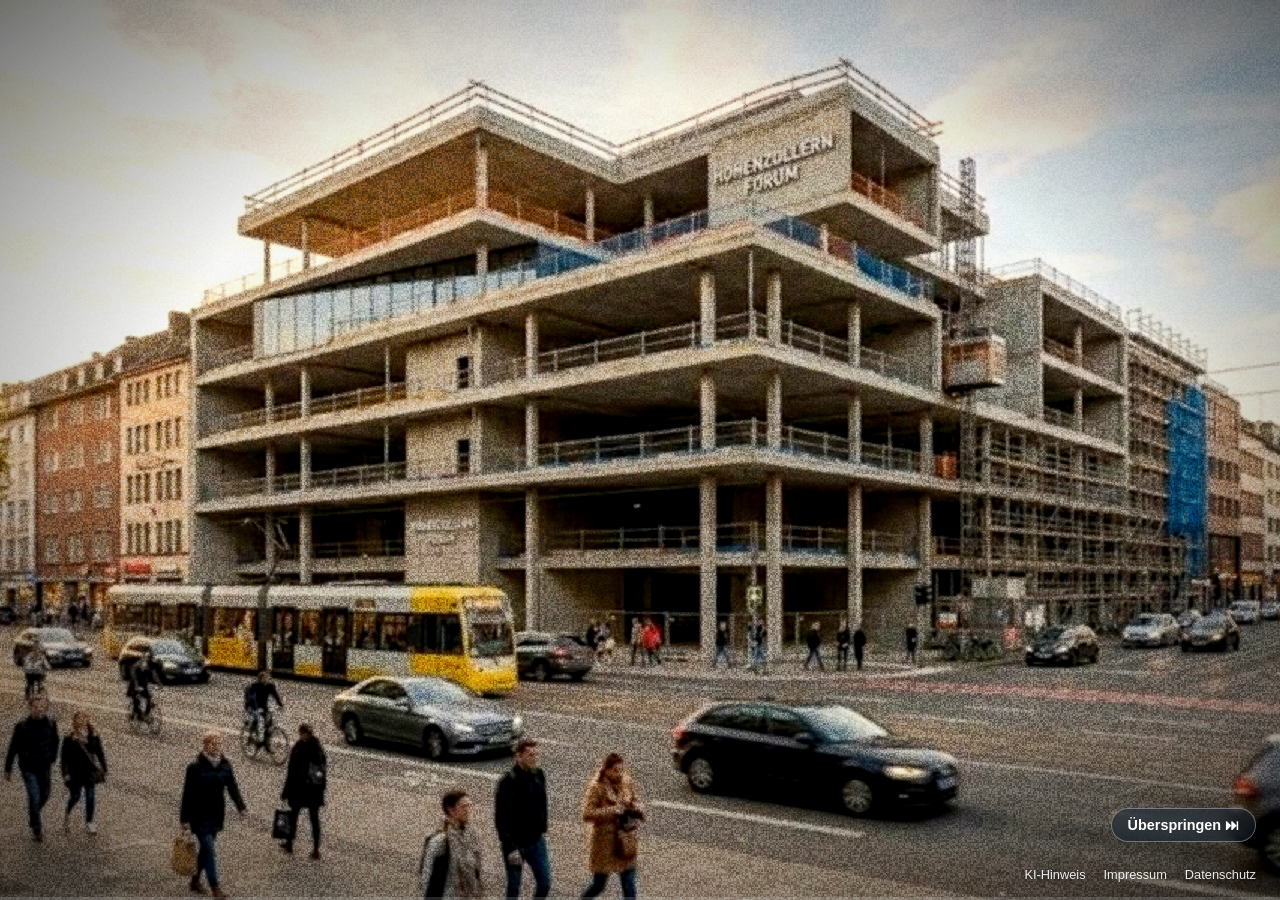
<file: index.html>
<!DOCTYPE html>
<html lang="de">
<head>
  <meta charset="utf-8">
  <meta name="viewport" content="width=device-width, initial-scale=1, viewport-fit=cover">
  <title>BS Solutions UG (haftungsbeschränkt)</title>
  <meta name="description" content="BS Solutions – Software für Einsatzplanung und Bestandssanierung: myDispo & Bestandsprofi.">
  <meta property="og:image" content="Public/web/hero.jpg">
  <link rel="icon" type="image/png" href="Public/web/favicon-64.png?v=2026110705">
  <link rel="apple-touch-icon" href="Public/web/apple-touch-icon.png?v=2026110705">
  <link rel="preload" as="image" href="Public/web/hero.jpg?v=2026110705">
  <link rel="stylesheet" href="hero.css?v=2026110811">
</head>
<body>
  <main class="stage" id="stage">

    <!-- Schluss-Szene: Hero-Video (liegt unter dem Film, wird weich eingeblendet; danach startet der Film von vorn) -->
    <video class="hero-image" id="heroVideo" muted playsinline preload="auto" poster="Public/web/hero.jpg?v=2026110705"
           aria-label="BS Solutions – Team arbeitet gemeinsam an einem digitalen Dashboard">
      <source src="Public/BS%20Solutions%20hero_Video_original.mp4?v=2026110705" type="video/mp4">
    </video>

    <!-- Film: fünf Clips, die mit Pixel-Übergang ineinander übergehen (Reihenfolge/Längen in hero.js) -->
    <div class="film" id="film">
      <video class="clip is-active" id="clipA" muted playsinline preload="auto" poster="Public/web/bestand-poster.jpg?v=2026110705">
        <source src="Public/bg-video.mp4?v=2026110705" type="video/mp4">
      </video>
      <video class="clip" id="clipB" muted playsinline preload="auto" poster="Public/web/buero-poster.jpg?v=2026110705">
        <source src="Public/BS%20Buero_Video_original.mp4?v=2026110705" type="video/mp4">
      </video>
      <video class="clip" id="clipC" muted playsinline preload="auto" poster="Public/web/bss-poster.jpg?v=2026110705">
        <source src="Public/BSS%20Video_original.mp4?v=2026110705" type="video/mp4">
      </video>
      <video class="clip" id="clipD" muted playsinline preload="auto" poster="Public/web/future-poster.jpg?v=2026110705">
        <source src="Public/BS%20Future_Video_original.mp4?v=2026110705" type="video/mp4">
      </video>
      <video class="clip" id="clipE" muted playsinline preload="auto" poster="Public/web/mydispo-kurz-poster.jpg?v=2026110801">
        <source src="Public/myDispo_Film_kurz.mp4?v=2026110801" type="video/mp4">
      </video>
      <!-- Produkt-Logos (freigestellt): blenden mittig ein und wieder aus, sobald ihr Clip läuft – Animation per CSS -->
      <div class="clip-title clip-title--bestandsprofi" aria-hidden="true">
        <img src="Public/web/logo-bestandsprofi-hell.png?v=2026110804" alt="">
      </div>
      <div class="clip-title clip-title--mydispo" aria-hidden="true">
        <img src="Public/web/logo-mydispo-hell.png?v=2026110805" alt="">
      </div>
      <!-- Film-Look: Pixel-Glitch, Korn, Kratzer, Flackern, Vignette -->
      <canvas class="pixel-fx" id="pixelFx" aria-hidden="true"></canvas>
      <div class="fx grain" id="grain" aria-hidden="true"></div>
      <div class="fx scratches" aria-hidden="true"></div>
      <div class="fx flicker" aria-hidden="true"></div>
      <div class="fx vignette" aria-hidden="true"></div>
    </div>

    <!-- Hochformat: dunkler Verlauf unten, verdeckt den im Video eingebrannten (dort abgeschnittenen) Schriftzug -->
    <div class="mobile-shade" aria-hidden="true"></div>

    <!-- Claim: im Querformat steckt er im Video, im Hochformat wird er als Text gezeigt -->
    <h1 class="claim">Wir entwickeln <span>Software-Lösungen</span></h1>

    <!-- weicher Lichtschleier beim Übergang -->
    <div class="veil" aria-hidden="true"></div>

    <!-- Logo-Leiste (erscheint nach dem Film; freigestellte Logos) -->
    <nav class="logo-bar" id="logoBar" aria-label="Unsere Produkte">
      <a href="https://mydispo.cloud" class="logo-chip" target="_blank" rel="noopener">
        <img src="Public/web/logo-mydispo-hell.png?v=2026110805" alt="myDispo – Alltagsbegleitung und Einsatzplanung">
      </a>
      <a href="https://bestandsprofi.de" class="logo-chip" target="_blank" rel="noopener">
        <img src="Public/web/logo-bestandsprofi-hell.png?v=2026110805" alt="Bestandsprofi – Sanierungssoftware">
      </a>
    </nav>

    <!-- Steuerung während des Films -->
    <div class="film-controls" id="filmControls">
      <button type="button" class="ctrl" id="skipBtn">Überspringen ⏭</button>
    </div>
    <div class="progress" id="progress"><span id="progressBar"></span></div>

    <!-- Fallback, falls Autoplay blockiert ist -->
    <button type="button" class="start-btn" id="startBtn" hidden>▶ Film starten</button>

    <!-- Nach dem Film -->
    <div class="end-ui" id="endUi">
      <button type="button" class="ctrl" id="replayBtn">↻ Film von vorn</button>
    </div>

    <!-- immer sichtbar: Pflichtlinks; KI-Kennzeichnung (EU AI Act Art. 50) steht in Datenschutz/Impressum, nicht auf dem Video -->
    <footer class="footer-bar">
      <nav class="legal-links">
        <a href="datenschutz.html#ki-hinweis">KI-Hinweis</a>
        <a href="impressum.html">Impressum</a>
        <a href="datenschutz.html">Datenschutz</a>
      </nav>
    </footer>
  </main>

  <script src="hero.js?v=2026110811"></script>
</body>
</html>
</file>
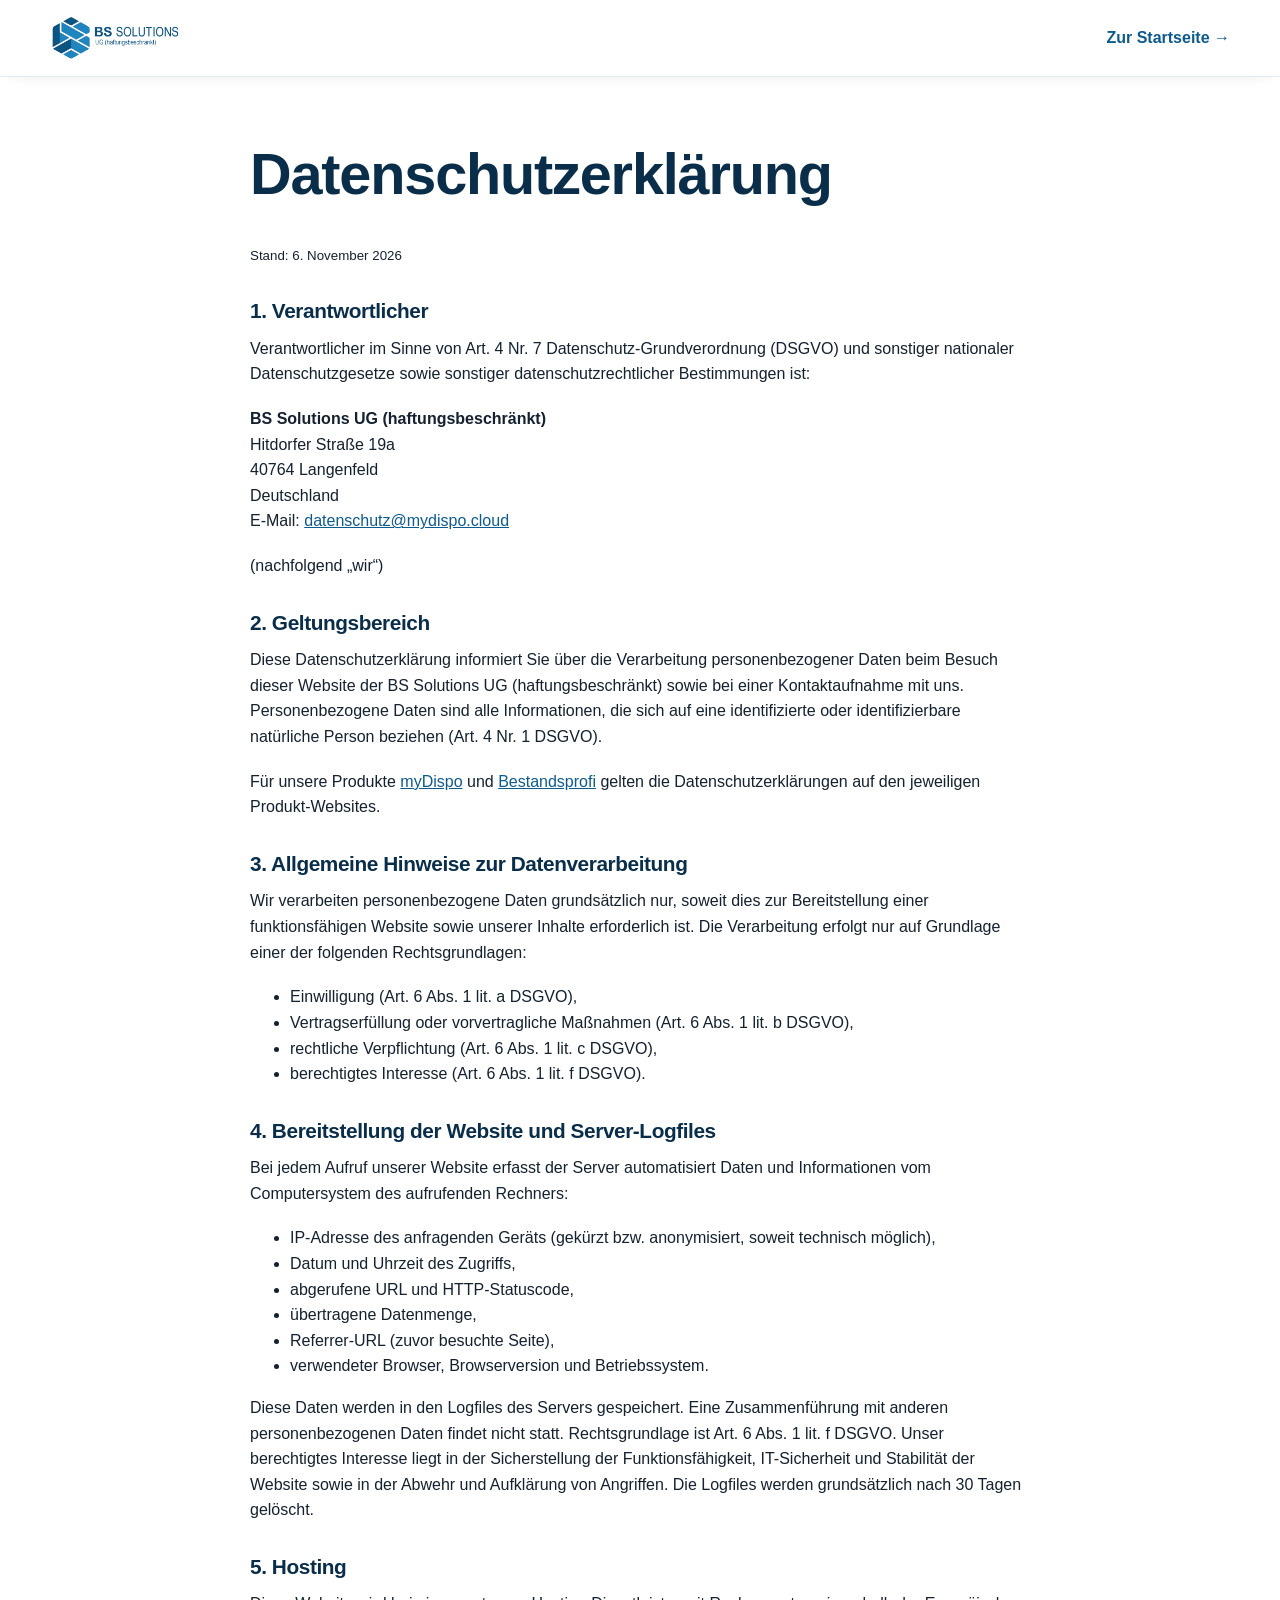
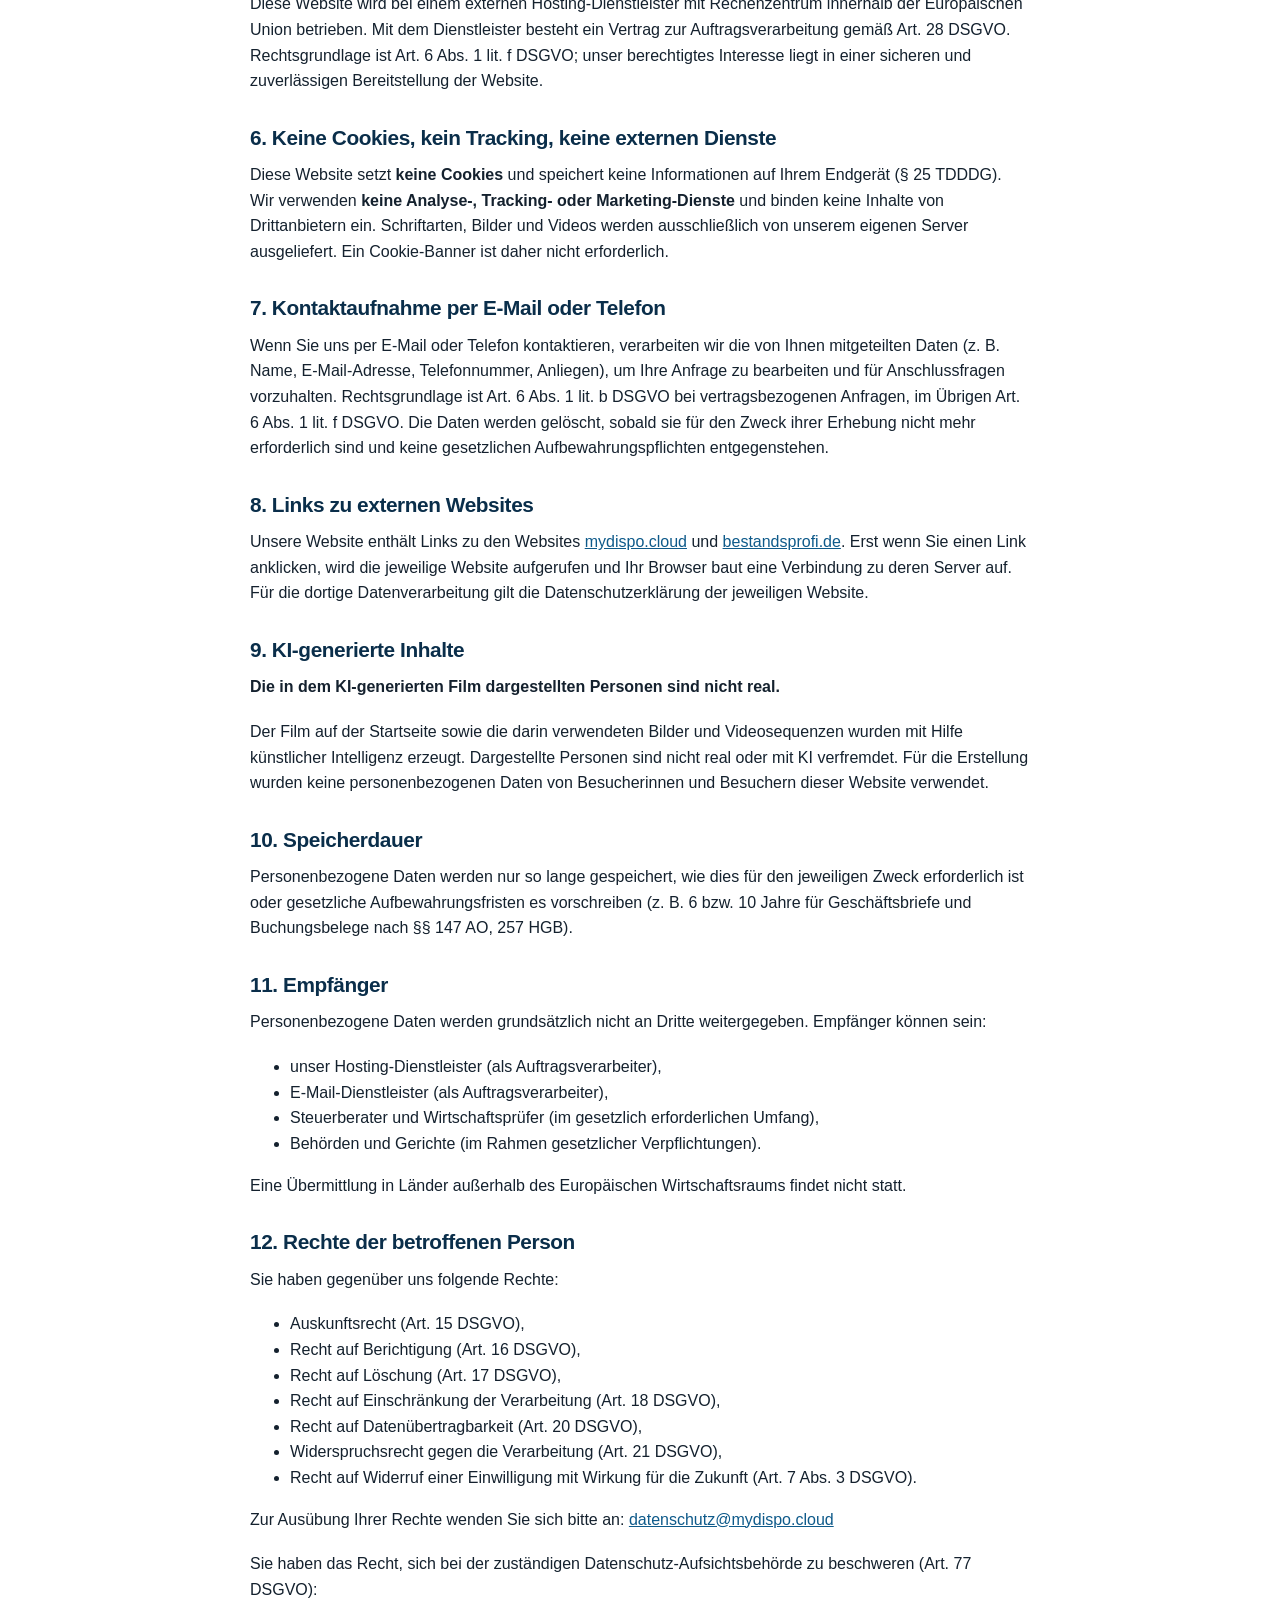
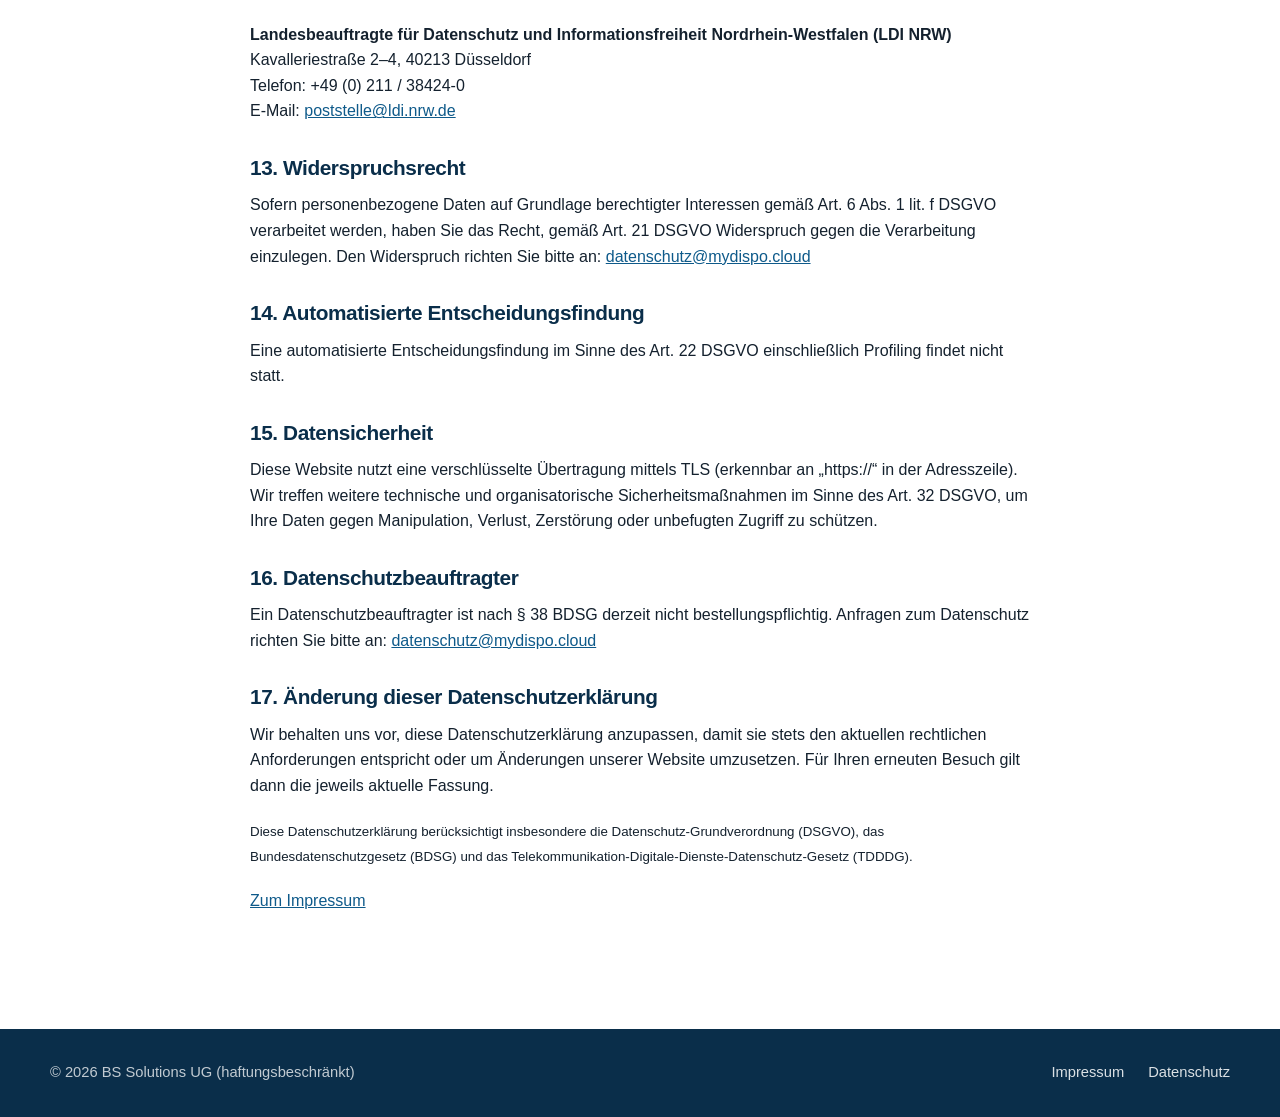
<file: datenschutz.html>
<!DOCTYPE html>
<html lang="de">
<head>
  <meta charset="utf-8">
  <meta name="viewport" content="width=device-width, initial-scale=1">
  <title>Datenschutzerklärung – BS Solutions UG (haftungsbeschränkt)</title>
  <meta name="description" content="Datenschutzerklärung der Website der BS Solutions UG (haftungsbeschränkt), Langenfeld.">
  <link rel="icon" type="image/png" href="Public/web/favicon-64.png">
  <link rel="stylesheet" href="styles.css">
</head>
<body>
  <header class="site-header scrolled">
    <div class="container header-inner">
      <a href="index.html" class="brand"><img src="Public/web/logo-bss.png" alt="BS Solutions UG (haftungsbeschränkt)" width="500" height="180"></a>
      <a href="index.html" class="link-arrow">Zur Startseite</a>
    </div>
  </header>

  <main class="legal">
    <div class="container">
      <h1>Datenschutzerklärung</h1>
      <p><small>Stand: 6. November 2026</small></p>

      <h2>1. Verantwortlicher</h2>
      <p>
        Verantwortlicher im Sinne von Art. 4 Nr. 7 Datenschutz-Grundverordnung (DSGVO) und sonstiger
        nationaler Datenschutzgesetze sowie sonstiger datenschutzrechtlicher Bestimmungen ist:
      </p>
      <p>
        <strong>BS Solutions UG (haftungsbeschränkt)</strong><br>
        Hitdorfer Straße 19a<br>
        40764 Langenfeld<br>
        Deutschland<br>
        E-Mail: <a href="mailto:datenschutz@mydispo.cloud">datenschutz@mydispo.cloud</a>
      </p>
      <p>(nachfolgend „wir“)</p>

      <h2>2. Geltungsbereich</h2>
      <p>
        Diese Datenschutzerklärung informiert Sie über die Verarbeitung personenbezogener Daten beim Besuch
        dieser Website der BS Solutions UG (haftungsbeschränkt) sowie bei einer Kontaktaufnahme mit uns.
        Personenbezogene Daten sind alle Informationen, die sich auf eine identifizierte oder identifizierbare
        natürliche Person beziehen (Art. 4 Nr. 1 DSGVO).
      </p>
      <p>
        Für unsere Produkte <a href="https://mydispo.cloud" target="_blank" rel="noopener">myDispo</a> und
        <a href="https://bestandsprofi.de" target="_blank" rel="noopener">Bestandsprofi</a> gelten die
        Datenschutzerklärungen auf den jeweiligen Produkt-Websites.
      </p>

      <h2>3. Allgemeine Hinweise zur Datenverarbeitung</h2>
      <p>
        Wir verarbeiten personenbezogene Daten grundsätzlich nur, soweit dies zur Bereitstellung einer
        funktionsfähigen Website sowie unserer Inhalte erforderlich ist. Die Verarbeitung erfolgt nur auf
        Grundlage einer der folgenden Rechtsgrundlagen:
      </p>
      <ul>
        <li>Einwilligung (Art. 6 Abs. 1 lit. a DSGVO),</li>
        <li>Vertragserfüllung oder vorvertragliche Maßnahmen (Art. 6 Abs. 1 lit. b DSGVO),</li>
        <li>rechtliche Verpflichtung (Art. 6 Abs. 1 lit. c DSGVO),</li>
        <li>berechtigtes Interesse (Art. 6 Abs. 1 lit. f DSGVO).</li>
      </ul>

      <h2>4. Bereitstellung der Website und Server-Logfiles</h2>
      <p>
        Bei jedem Aufruf unserer Website erfasst der Server automatisiert Daten und Informationen vom
        Computersystem des aufrufenden Rechners:
      </p>
      <ul>
        <li>IP-Adresse des anfragenden Geräts (gekürzt bzw. anonymisiert, soweit technisch möglich),</li>
        <li>Datum und Uhrzeit des Zugriffs,</li>
        <li>abgerufene URL und HTTP-Statuscode,</li>
        <li>übertragene Datenmenge,</li>
        <li>Referrer-URL (zuvor besuchte Seite),</li>
        <li>verwendeter Browser, Browserversion und Betriebssystem.</li>
      </ul>
      <p>
        Diese Daten werden in den Logfiles des Servers gespeichert. Eine Zusammenführung mit anderen
        personenbezogenen Daten findet nicht statt. Rechtsgrundlage ist Art. 6 Abs. 1 lit. f DSGVO. Unser
        berechtigtes Interesse liegt in der Sicherstellung der Funktionsfähigkeit, IT-Sicherheit und Stabilität
        der Website sowie in der Abwehr und Aufklärung von Angriffen. Die Logfiles werden grundsätzlich nach
        30 Tagen gelöscht.
      </p>

      <h2>5. Hosting</h2>
      <p>
        Diese Website wird bei einem externen Hosting-Dienstleister mit Rechenzentrum innerhalb der
        Europäischen Union betrieben. Mit dem Dienstleister besteht ein Vertrag zur Auftragsverarbeitung gemäß
        Art. 28 DSGVO. Rechtsgrundlage ist Art. 6 Abs. 1 lit. f DSGVO; unser berechtigtes Interesse liegt in
        einer sicheren und zuverlässigen Bereitstellung der Website.
      </p>

      <h2>6. Keine Cookies, kein Tracking, keine externen Dienste</h2>
      <p>
        Diese Website setzt <strong>keine Cookies</strong> und speichert keine Informationen auf Ihrem
        Endgerät (§ 25 TDDDG). Wir verwenden <strong>keine Analyse-, Tracking- oder Marketing-Dienste</strong>
        und binden keine Inhalte von Drittanbietern ein. Schriftarten, Bilder und Videos werden ausschließlich
        von unserem eigenen Server ausgeliefert. Ein Cookie-Banner ist daher nicht erforderlich.
      </p>

      <h2>7. Kontaktaufnahme per E-Mail oder Telefon</h2>
      <p>
        Wenn Sie uns per E-Mail oder Telefon kontaktieren, verarbeiten wir die von Ihnen mitgeteilten Daten
        (z.&nbsp;B. Name, E-Mail-Adresse, Telefonnummer, Anliegen), um Ihre Anfrage zu bearbeiten und für
        Anschlussfragen vorzuhalten. Rechtsgrundlage ist Art. 6 Abs. 1 lit. b DSGVO bei vertragsbezogenen
        Anfragen, im Übrigen Art. 6 Abs. 1 lit. f DSGVO. Die Daten werden gelöscht, sobald sie für den Zweck
        ihrer Erhebung nicht mehr erforderlich sind und keine gesetzlichen Aufbewahrungspflichten entgegenstehen.
      </p>

      <h2>8. Links zu externen Websites</h2>
      <p>
        Unsere Website enthält Links zu den Websites <a href="https://mydispo.cloud" target="_blank" rel="noopener">mydispo.cloud</a>
        und <a href="https://bestandsprofi.de" target="_blank" rel="noopener">bestandsprofi.de</a>. Erst wenn
        Sie einen Link anklicken, wird die jeweilige Website aufgerufen und Ihr Browser baut eine Verbindung
        zu deren Server auf. Für die dortige Datenverarbeitung gilt die Datenschutzerklärung der jeweiligen
        Website.
      </p>

      <h2 id="ki-hinweis">9. KI-generierte Inhalte</h2>
      <p><strong>Die in dem KI-generierten Film dargestellten Personen sind nicht real.</strong></p>
      <p>
        Der Film auf der Startseite sowie die darin verwendeten Bilder und Videosequenzen wurden mit Hilfe
        künstlicher Intelligenz erzeugt. Dargestellte Personen sind nicht real oder mit KI verfremdet. Für die
        Erstellung wurden keine personenbezogenen Daten von Besucherinnen und Besuchern dieser Website verwendet.
      </p>

      <h2>10. Speicherdauer</h2>
      <p>
        Personenbezogene Daten werden nur so lange gespeichert, wie dies für den jeweiligen Zweck erforderlich
        ist oder gesetzliche Aufbewahrungsfristen es vorschreiben (z.&nbsp;B. 6 bzw. 10 Jahre für Geschäftsbriefe
        und Buchungsbelege nach §§ 147 AO, 257 HGB).
      </p>

      <h2>11. Empfänger</h2>
      <p>
        Personenbezogene Daten werden grundsätzlich nicht an Dritte weitergegeben. Empfänger können sein:
      </p>
      <ul>
        <li>unser Hosting-Dienstleister (als Auftragsverarbeiter),</li>
        <li>E-Mail-Dienstleister (als Auftragsverarbeiter),</li>
        <li>Steuerberater und Wirtschaftsprüfer (im gesetzlich erforderlichen Umfang),</li>
        <li>Behörden und Gerichte (im Rahmen gesetzlicher Verpflichtungen).</li>
      </ul>
      <p>Eine Übermittlung in Länder außerhalb des Europäischen Wirtschaftsraums findet nicht statt.</p>

      <h2>12. Rechte der betroffenen Person</h2>
      <p>Sie haben gegenüber uns folgende Rechte:</p>
      <ul>
        <li>Auskunftsrecht (Art. 15 DSGVO),</li>
        <li>Recht auf Berichtigung (Art. 16 DSGVO),</li>
        <li>Recht auf Löschung (Art. 17 DSGVO),</li>
        <li>Recht auf Einschränkung der Verarbeitung (Art. 18 DSGVO),</li>
        <li>Recht auf Datenübertragbarkeit (Art. 20 DSGVO),</li>
        <li>Widerspruchsrecht gegen die Verarbeitung (Art. 21 DSGVO),</li>
        <li>Recht auf Widerruf einer Einwilligung mit Wirkung für die Zukunft (Art. 7 Abs. 3 DSGVO).</li>
      </ul>
      <p>
        Zur Ausübung Ihrer Rechte wenden Sie sich bitte an:
        <a href="mailto:datenschutz@mydispo.cloud">datenschutz@mydispo.cloud</a>
      </p>
      <p>Sie haben das Recht, sich bei der zuständigen Datenschutz-Aufsichtsbehörde zu beschweren (Art. 77 DSGVO):</p>
      <p>
        <strong>Landesbeauftragte für Datenschutz und Informationsfreiheit Nordrhein-Westfalen (LDI NRW)</strong><br>
        Kavalleriestraße 2–4, 40213 Düsseldorf<br>
        Telefon: +49 (0) 211 / 38424-0<br>
        E-Mail: <a href="mailto:poststelle@ldi.nrw.de">poststelle@ldi.nrw.de</a>
      </p>

      <h2>13. Widerspruchsrecht</h2>
      <p>
        Sofern personenbezogene Daten auf Grundlage berechtigter Interessen gemäß Art. 6 Abs. 1 lit. f DSGVO
        verarbeitet werden, haben Sie das Recht, gemäß Art. 21 DSGVO Widerspruch gegen die Verarbeitung
        einzulegen. Den Widerspruch richten Sie bitte an:
        <a href="mailto:datenschutz@mydispo.cloud">datenschutz@mydispo.cloud</a>
      </p>

      <h2>14. Automatisierte Entscheidungsfindung</h2>
      <p>
        Eine automatisierte Entscheidungsfindung im Sinne des Art. 22 DSGVO einschließlich Profiling findet
        nicht statt.
      </p>

      <h2>15. Datensicherheit</h2>
      <p>
        Diese Website nutzt eine verschlüsselte Übertragung mittels TLS (erkennbar an „https://“ in der
        Adresszeile). Wir treffen weitere technische und organisatorische Sicherheitsmaßnahmen im Sinne des
        Art. 32 DSGVO, um Ihre Daten gegen Manipulation, Verlust, Zerstörung oder unbefugten Zugriff zu schützen.
      </p>

      <h2>16. Datenschutzbeauftragter</h2>
      <p>
        Ein Datenschutzbeauftragter ist nach § 38 BDSG derzeit nicht bestellungspflichtig. Anfragen zum
        Datenschutz richten Sie bitte an: <a href="mailto:datenschutz@mydispo.cloud">datenschutz@mydispo.cloud</a>
      </p>

      <h2>17. Änderung dieser Datenschutzerklärung</h2>
      <p>
        Wir behalten uns vor, diese Datenschutzerklärung anzupassen, damit sie stets den aktuellen rechtlichen
        Anforderungen entspricht oder um Änderungen unserer Website umzusetzen. Für Ihren erneuten Besuch gilt
        dann die jeweils aktuelle Fassung.
      </p>

      <p><small>
        Diese Datenschutzerklärung berücksichtigt insbesondere die Datenschutz-Grundverordnung (DSGVO), das
        Bundesdatenschutzgesetz (BDSG) und das Telekommunikation-Digitale-Dienste-Datenschutz-Gesetz (TDDDG).
      </small></p>

      <p><a href="impressum.html">Zum Impressum</a></p>
    </div>
  </main>

  <footer class="site-footer">
    <div class="container footer-inner">
      <p>© 2026 BS Solutions UG (haftungsbeschränkt)</p>
      <nav><a href="impressum.html">Impressum</a><a href="datenschutz.html">Datenschutz</a></nav>
    </div>
  </footer>
</body>
</html>
</file>
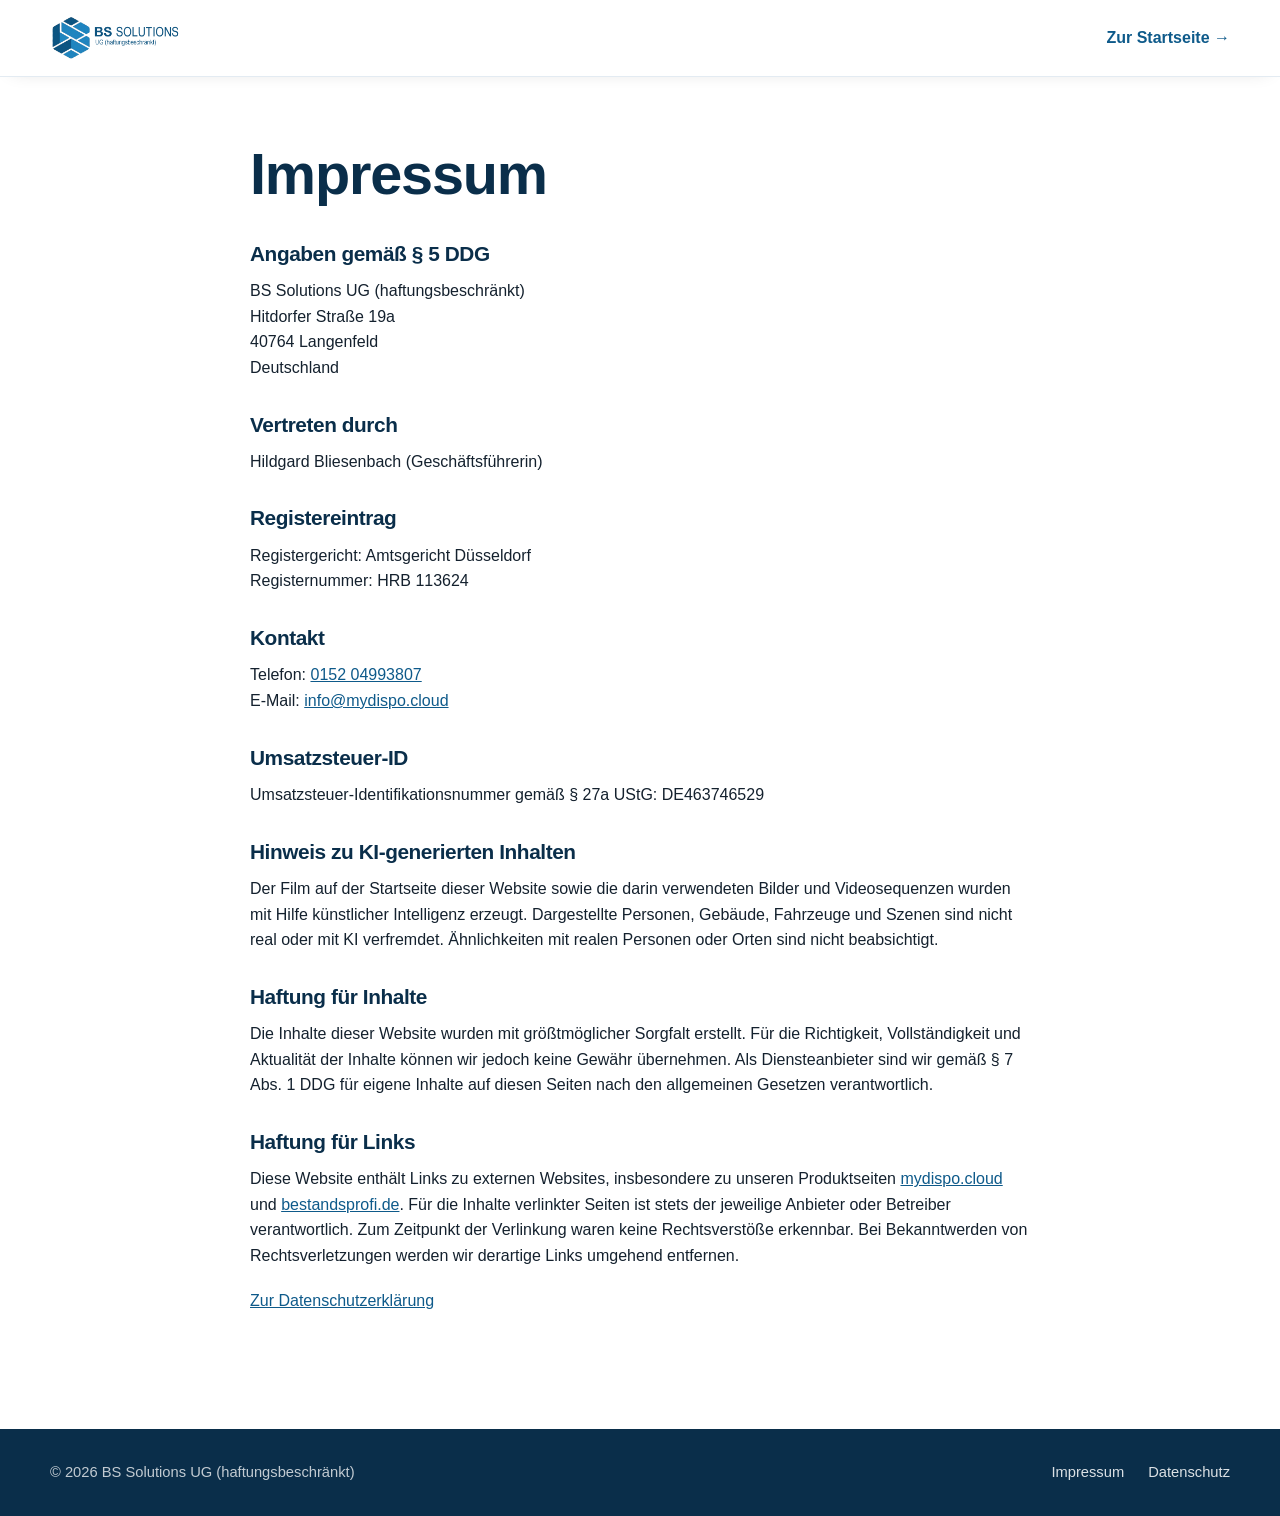
<file: impressum.html>
<!DOCTYPE html>
<html lang="de">
<head>
  <meta charset="utf-8">
  <meta name="viewport" content="width=device-width, initial-scale=1">
  <title>Impressum – BS Solutions UG (haftungsbeschränkt), Langenfeld</title>
  <meta name="description" content="Impressum der BS Solutions UG (haftungsbeschränkt), Hitdorfer Straße 19a, 40764 Langenfeld.">
  <link rel="icon" type="image/png" href="Public/web/favicon-64.png">
  <link rel="stylesheet" href="styles.css">
</head>
<body>
  <header class="site-header scrolled">
    <div class="container header-inner">
      <a href="index.html" class="brand"><img src="Public/web/logo-bss.png" alt="BS Solutions UG (haftungsbeschränkt)" width="500" height="180"></a>
      <a href="index.html" class="link-arrow">Zur Startseite</a>
    </div>
  </header>

  <main class="legal">
    <div class="container">
      <h1>Impressum</h1>

      <h2>Angaben gemäß § 5 DDG</h2>
      <p>
        BS Solutions UG (haftungsbeschränkt)<br>
        Hitdorfer Straße 19a<br>
        40764 Langenfeld<br>
        Deutschland
      </p>

      <h2>Vertreten durch</h2>
      <p>Hildgard Bliesenbach (Geschäftsführerin)</p>

      <h2>Registereintrag</h2>
      <p>
        Registergericht: Amtsgericht Düsseldorf<br>
        Registernummer: HRB 113624
      </p>

      <h2>Kontakt</h2>
      <p>
        Telefon: <a href="tel:+4915204993807">0152 04993807</a><br>
        E-Mail: <a href="mailto:info@mydispo.cloud">info@mydispo.cloud</a>
      </p>

      <h2>Umsatzsteuer-ID</h2>
      <p>Umsatzsteuer-Identifikationsnummer gemäß § 27a UStG: DE463746529</p>

      <h2>Hinweis zu KI-generierten Inhalten</h2>
      <p>
        Der Film auf der Startseite dieser Website sowie die darin verwendeten Bilder und Videosequenzen
        wurden mit Hilfe künstlicher Intelligenz erzeugt. Dargestellte Personen, Gebäude, Fahrzeuge und
        Szenen sind nicht real oder mit KI verfremdet. Ähnlichkeiten mit realen Personen oder Orten sind
        nicht beabsichtigt.
      </p>

      <h2>Haftung für Inhalte</h2>
      <p>
        Die Inhalte dieser Website wurden mit größtmöglicher Sorgfalt erstellt. Für die Richtigkeit,
        Vollständigkeit und Aktualität der Inhalte können wir jedoch keine Gewähr übernehmen. Als
        Diensteanbieter sind wir gemäß § 7 Abs. 1 DDG für eigene Inhalte auf diesen Seiten nach den
        allgemeinen Gesetzen verantwortlich.
      </p>

      <h2>Haftung für Links</h2>
      <p>
        Diese Website enthält Links zu externen Websites, insbesondere zu unseren Produktseiten
        <a href="https://mydispo.cloud" target="_blank" rel="noopener">mydispo.cloud</a> und
        <a href="https://bestandsprofi.de" target="_blank" rel="noopener">bestandsprofi.de</a>.
        Für die Inhalte verlinkter Seiten ist stets der jeweilige Anbieter oder Betreiber verantwortlich.
        Zum Zeitpunkt der Verlinkung waren keine Rechtsverstöße erkennbar. Bei Bekanntwerden von
        Rechtsverletzungen werden wir derartige Links umgehend entfernen.
      </p>

      <p><a href="datenschutz.html">Zur Datenschutzerklärung</a></p>
    </div>
  </main>

  <footer class="site-footer">
    <div class="container footer-inner">
      <p>© 2026 BS Solutions UG (haftungsbeschränkt)</p>
      <nav><a href="impressum.html">Impressum</a><a href="datenschutz.html">Datenschutz</a></nav>
    </div>
  </footer>
</body>
</html>
</file>
<file: hero.css>
/* BS Solutions – Hero / Intro-Film */
*, *::before, *::after { box-sizing: border-box; }
html, body { margin: 0; height: 100%; background: #000; overflow: hidden; }
body { font-family: -apple-system, BlinkMacSystemFont, "Segoe UI", Roboto, "Helvetica Neue", Arial, sans-serif; color: #fff; }

.stage { position: fixed; inset: 0; overflow: hidden; background: #000; }

/* ---------- Endbild ---------- */
.hero-image {
  position: absolute; inset: 0; width: 100%; height: 100%;
  object-fit: cover; object-position: center;
  opacity: 0; transform: scale(1.08); filter: blur(12px);
  /* beim Neustart erst ausblenden, wenn der Film es wieder verdeckt */
  transition: opacity 0s linear 1.3s, transform 0s linear 1.3s, filter 0s linear 1.3s;
}
.stage.revealed .hero-image {
  opacity: 1; transform: scale(1); filter: blur(0);
  transition: opacity 2.2s ease .5s, filter 2.4s ease .5s, transform 4s cubic-bezier(.16,1,.3,1) .5s;
}

/* ---------- Film ---------- */
.film { position: absolute; inset: 0; z-index: 2; transition: opacity 1.2s ease, transform 1.2s ease, filter 1.2s ease; }
.clip {
  position: absolute; inset: 0; width: 100%; height: 100%; object-fit: cover;
  opacity: 0; transition: opacity 1s ease;
}
.clip.is-active { opacity: 1; }
.stage.revealed .film {
  opacity: 0; transform: scale(1.04); filter: blur(10px);
  transition: opacity 2.2s ease, transform 2.6s ease, filter 2s ease;
  pointer-events: none;
}

/* ---------- Produkt-Logos im Film: freigestellt, mittig ein- und ausblenden ---------- */
/* Bestandsprofi zum bg-video (clipA), myDispo zum myDispo-Film (clipE) */
.clip-title {
  position: absolute; z-index: 1; left: 50%; top: 50%;
  width: clamp(280px, 46vw, 760px);
  transform: translate(-50%, -50%);
  pointer-events: none; opacity: 0;
}
.clip-title img {
  width: 100%; height: auto; display: block;
  filter: drop-shadow(0 4px 18px rgba(0,0,0,.6)) drop-shadow(0 1px 4px rgba(0,0,0,.5));
}
/* bg-video ist 4 s sichtbar: ein (0,4–1,2 s), stehen, aus (bis 3,2 s) – vor dem Pixel-Übergang */
#clipA.is-active ~ .clip-title--bestandsprofi { animation: clipTitle 4s ease both; }
/* myDispo-Film ist 2,5 s sichtbar: ein (0,2–0,6 s), 1 s voll sichtbar (bis 1,6 s), aus (bis 2 s) */
#clipE.is-active ~ .clip-title--mydispo { animation: clipTitleShort 2.5s ease both; }
@keyframes clipTitleShort {
  0%, 8%    { opacity: 0; transform: translate(-50%, -50%) scale(.96); filter: blur(8px); }
  24%       { opacity: 1; transform: translate(-50%, -50%) scale(1);   filter: blur(0); }
  64%       { opacity: 1; transform: translate(-50%, -50%) scale(1.02); filter: blur(0); }
  80%, 100% { opacity: 0; transform: translate(-50%, -50%) scale(1.04); filter: blur(6px); }
}
@keyframes clipTitle {
  0%, 10% { opacity: 0; transform: translate(-50%, -50%) scale(.96); filter: blur(8px); }
  30%     { opacity: 1; transform: translate(-50%, -50%) scale(1);   filter: blur(0); }
  62%     { opacity: 1; transform: translate(-50%, -50%) scale(1.02); filter: blur(0); }
  80%, 100% { opacity: 0; transform: translate(-50%, -50%) scale(1.04); filter: blur(6px); }
}
@media (max-aspect-ratio: 1/1) { .clip-title { width: 84vw; } }
@media (prefers-reduced-motion: reduce) { .clip.is-active ~ .clip-title { animation: none; } }

/* ---------- Film-Look ---------- */
.clip { filter: contrast(1.14) saturate(1.18) sepia(.06) brightness(.97); }
.clip.is-active { animation: weave 1.6s steps(1) infinite; }
@keyframes weave {            /* minimales Bildstand-Zittern wie beim Projektor */
  0%   { transform: scale(1.012) translate(0, 0); }
  12%  { transform: scale(1.012) translate(-1px, 1px); }
  25%  { transform: scale(1.012) translate(1px, 0); }
  37%  { transform: scale(1.012) translate(0, -1px); }
  50%  { transform: scale(1.012) translate(1px, 1px); }
  62%  { transform: scale(1.012) translate(-1px, 0); }
  75%  { transform: scale(1.012) translate(0, 1px); }
  87%  { transform: scale(1.012) translate(1px, -1px); }
}
.fx { position: absolute; pointer-events: none; }

/* Filmkorn: Rausch-Kachel (per JS erzeugt), springt 24×/s */
.grain {
  inset: -50%; width: 200%; height: 200%;
  background-repeat: repeat; background-size: 270px 270px; image-rendering: pixelated;
  mix-blend-mode: overlay; opacity: .3;
  animation: grain .5s steps(12) infinite;
}
@keyframes grain {
  0%   { transform: translate(0, 0); }       8%  { transform: translate(-6%, 4%); }
  17%  { transform: translate(5%, -7%); }    25% { transform: translate(-9%, -3%); }
  33%  { transform: translate(7%, 8%); }     42% { transform: translate(-3%, 9%); }
  50%  { transform: translate(10%, -2%); }   58% { transform: translate(-8%, 6%); }
  67%  { transform: translate(3%, -9%); }    75% { transform: translate(-5%, -6%); }
  83%  { transform: translate(8%, 3%); }     92% { transform: translate(-2%, -8%); }
}

/* Kratzer: dünne helle Linien, die sporadisch aufblitzen */
.scratches { inset: 0; overflow: hidden; }
.scratches::before, .scratches::after {
  content: ""; position: absolute; top: -5%; height: 110%; width: 1px;
  background: linear-gradient(transparent, rgba(255,255,255,.55) 20%, rgba(255,255,255,.25) 70%, transparent);
  opacity: 0;
}
.scratches::before { animation: scratchA 4.3s steps(1) infinite; }
.scratches::after  { width: 2px; background: linear-gradient(transparent, rgba(0,0,0,.45) 30%, transparent); animation: scratchB 6.7s steps(1) infinite; }
@keyframes scratchA {
  0% { left: 22%; opacity: 0; } 18% { left: 23%; opacity: .8; } 20% { left: 71%; opacity: .5; }
  22% { opacity: 0; } 61% { left: 48%; opacity: .7; } 63% { left: 48.4%; opacity: .4; } 65% { opacity: 0; }
}
@keyframes scratchB {
  0% { left: 80%; opacity: 0; } 34% { left: 12%; opacity: .7; } 36% { left: 12.3%; opacity: .5; }
  39% { opacity: 0; } 82% { left: 63%; opacity: .6; } 84% { opacity: 0; }
}

/* Helligkeits-Flackern */
.flicker { inset: 0; background: #000; opacity: 0; animation: flicker 2.2s steps(1) infinite; }
@keyframes flicker {
  0% { opacity: .04; } 9% { opacity: 0; } 21% { opacity: .07; } 24% { opacity: .01; }
  47% { opacity: .05; } 52% { opacity: 0; } 70% { opacity: .08; } 73% { opacity: .02; } 91% { opacity: .05; }
}

.vignette { inset: 0; background: radial-gradient(ellipse at center, transparent 55%, rgba(0,0,0,.55) 100%); }

/* Pixel-Glitch: niedrig aufgelöstes Videobild, hart hochskaliert */
.pixel-fx {
  position: absolute; inset: 0; width: 100%; height: 100%;
  image-rendering: pixelated; image-rendering: crisp-edges;
  opacity: 0; pointer-events: none;
  filter: contrast(1.14) saturate(1.25);
}
.pixel-fx.on { opacity: 1; }

@media (prefers-reduced-motion: reduce) {
  .clip.is-active, .grain, .scratches::before, .scratches::after, .flicker { animation: none; }
}

/* weicher Lichtschleier, der kurz durchs Bild zieht */
.veil {
  position: absolute; inset: 0; z-index: 3; pointer-events: none; opacity: 0;
  background: radial-gradient(ellipse at 50% 45%, rgba(255,255,255,.55), rgba(26,136,207,.18) 55%, transparent 80%);
}
.stage.revealed .veil { animation: veil 3s ease-in-out forwards; }
@keyframes veil { 0% { opacity: 0; } 40% { opacity: 1; } 100% { opacity: 0; } }

/* ---------- Logo-Leiste (Schlussbild) ---------- */
/* Freigestellte PNGs ohne Hintergrund (wie das Logo im Film). Oben rechts, neben dem BS-Solutions-Logo im Video. */
.logo-bar {
  --logo-h: min(7.4vw, 13vh, 132px);
  position: absolute; top: clamp(14px, 3vh, 32px); right: clamp(14px, 3vw, 48px); z-index: 10;
  display: flex; gap: clamp(16px, 2.2vw, 40px); align-items: center;
  visibility: hidden; transition: opacity .6s ease;
}
.stage.logos-in .logo-bar { visibility: visible; }
.logo-chip {
  display: block; height: var(--logo-h);
  opacity: 0;
  transition: transform .25s ease, filter .25s ease;
  outline: none;
}
.logo-chip img {
  height: 100%; width: auto; display: block;
  filter: drop-shadow(0 4px 18px rgba(0,0,0,.6)) drop-shadow(0 1px 4px rgba(0,0,0,.5));
}
.logo-chip:hover, .logo-chip:focus-visible { transform: translateY(-4px) scale(1.03); }
.logo-chip:focus-visible img { filter: drop-shadow(0 0 10px rgba(124,196,245,.9)) drop-shadow(0 4px 18px rgba(0,0,0,.6)); }
.stage.logos-in .logo-chip { animation: glideIn 1.2s cubic-bezier(.22,1,.36,1) both; }
.stage.logos-in .logo-chip:nth-child(2) { animation-delay: .2s; }
@keyframes glideIn {
  from { opacity: 0; transform: translateY(-28px); filter: blur(6px); }
  to   { opacity: 1; transform: none; filter: blur(0); }
}
/* nach der Animation: Hover-Transition wieder aktiv */
.stage.final .logo-chip { animation: none; opacity: 1; }

/* ---------- Steuerung ---------- */
.ctrl {
  font: inherit; font-size: .9rem; font-weight: 600; color: #fff; cursor: pointer;
  padding: .55em 1.1em; border-radius: 999px;
  background: rgba(10,30,50,.45); border: 1px solid rgba(255,255,255,.35);
  backdrop-filter: blur(8px); -webkit-backdrop-filter: blur(8px);
  transition: background .2s;
}
.ctrl:hover, .ctrl:focus-visible { background: rgba(10,30,50,.75); outline: none; }
.film-controls {
  position: absolute; right: 24px; bottom: 58px; z-index: 8; display: flex; gap: 10px;
  transition: opacity .4s;
}
/* während des Hero-Videos wird „Überspringen“ ausgeblendet */
.stage.revealed #skipBtn { display: none; }

.progress { position: absolute; left: 0; right: 0; bottom: 0; height: 3px; background: rgba(255,255,255,.15); z-index: 8; }
.progress span { display: block; height: 100%; width: 0; background: linear-gradient(90deg, #0e5a8a, #1a88cf, #7cc4f5); }
.stage.revealed .progress { opacity: 0; transition: opacity .3s; }

.start-btn {
  position: absolute; left: 50%; top: 50%; transform: translate(-50%, -50%); z-index: 9;
  font: inherit; font-size: 1.2rem; font-weight: 700; color: #fff; cursor: pointer;
  padding: 1em 2em; border-radius: 999px; border: 0;
  background: linear-gradient(135deg, #0e5a8a, #1a88cf);
  box-shadow: 0 20px 50px -15px rgba(26,136,207,.9);
}

.end-ui {
  position: absolute; left: 50%; bottom: 14px; transform: translateX(-50%); z-index: 8;
  opacity: 0; pointer-events: none; transition: opacity .8s ease .6s;
}
.stage.final .end-ui { opacity: 1; pointer-events: auto; }
.stage:not(.revealed) #replayBtn { opacity: 0; pointer-events: none; transition: opacity .4s; }

/* Fußleiste: KI-Hinweis/Impressum/Datenschutz (nur Links) – jederzeit sichtbar */
.footer-bar {
  position: absolute; left: 24px; right: 24px; bottom: 18px; z-index: 8;
  display: flex; justify-content: flex-end; align-items: center; gap: 16px;
  font-size: .8rem; pointer-events: none;
}
.footer-bar > * { pointer-events: auto; }
.legal-links { display: flex; gap: 18px; }
.legal-links a { color: rgba(255,255,255,.9); text-decoration: none; text-shadow: 0 1px 6px rgba(0,0,0,.7); }
.legal-links a:hover, .legal-links a:focus-visible { text-decoration: underline; }

/* ---------- Claim & Verlauf (nur im Hochformat sichtbar) ---------- */
.claim {                      /* Querformat: Text steckt im Video → nur für Screenreader/Suchmaschinen */
  position: absolute; width: 1px; height: 1px; margin: -1px; overflow: hidden; clip: rect(0 0 0 0); white-space: nowrap;
}
.mobile-shade { display: none; }

/* ---------- Mobil: Hochformat ---------- */
@media (max-aspect-ratio: 1/1) {
  .hero-image { object-position: 18% center; }

  /* Verlauf ab ca. 60 % Höhe – der eingebrannte Schriftzug liegt bei 80–87 % und verschwindet darunter */
  .mobile-shade {
    display: block; position: absolute; inset: 0; z-index: 4; pointer-events: none;
    background: linear-gradient(to bottom, transparent 55%, rgba(4,14,28,.8) 66%, rgb(4,14,28) 76%);
    opacity: 0; transition: opacity .6s ease;
  }
  .stage.revealed .mobile-shade { opacity: 1; transition: opacity 1.6s ease .4s; }

  .claim {
    position: absolute; left: 20px; right: 20px; top: auto; width: auto; height: auto; margin: 0; overflow: visible; clip: auto; white-space: normal;
    bottom: calc(126px + env(safe-area-inset-bottom)); z-index: 6;
    font-size: clamp(1.7rem, 8.4vw, 2.6rem); font-weight: 700; line-height: 1.08; letter-spacing: -.01em;
    text-align: center; color: #fff; text-shadow: 0 2px 18px rgba(0,0,0,.55);
    opacity: 0; transform: translateY(14px); transition: opacity .4s ease, transform .4s ease;
  }
  .claim span { display: block; color: #7cc4f5; }
  .stage.revealed .claim { opacity: 1; transform: none; transition: opacity 1.2s ease 1.4s, transform 1.4s cubic-bezier(.22,1,.36,1) 1.4s; }

  /* Logos weiter oben, mittig unter dem Firmenlogo im Video */
  .logo-bar {
    --logo-h: min(17vw, 9vh, 96px);
    left: 50%; right: auto; top: 35%; bottom: auto; transform: translateX(-50%);
    flex-direction: column; gap: 12px;
  }
  /* läuft der Film erneut, würden die Logos mittig das Bild verdecken → bis zum Schlussbild ausblenden */
  .stage.logos-in:not(.revealed) .logo-bar { opacity: 0; pointer-events: none; }

  /* Steuerung in einer Zeile: links „Film von vorn“, rechts „Überspringen“ */
  .film-controls { left: auto; right: 16px; bottom: calc(70px + env(safe-area-inset-bottom)); gap: 8px; }
  .end-ui { left: 16px; transform: none; bottom: calc(70px + env(safe-area-inset-bottom)); }
  .ctrl { font-size: .85rem; padding: .55em 1em; }

  .footer-bar {
    left: 12px; right: 12px; bottom: calc(12px + env(safe-area-inset-bottom));
    flex-direction: column; gap: 6px; font-size: .72rem;
  }
}

/* ---------- Mobil: Querformat (niedrige Höhe) ---------- */
/* Breite Bildschirme schneiden das Video oben/unten ab – der Video-Schriftzug läge dann auf der Fußleiste.
   Deshalb auch hier: Verlauf unten + Claim als Text. */
@media (min-aspect-ratio: 1/1) and (max-height: 500px) {
  .mobile-shade {
    display: block; position: absolute; inset: 0; z-index: 4; pointer-events: none;
    background: linear-gradient(to bottom, transparent 48%, rgba(4,14,28,.8) 62%, rgb(4,14,28) 74%);
    opacity: 0; transition: opacity .6s ease;
  }
  .stage.revealed .mobile-shade { opacity: 1; transition: opacity 1.6s ease .4s; }
  .claim {
    position: absolute; left: 16px; right: 16px; top: auto; width: auto; height: auto; margin: 0; overflow: visible; clip: auto;
    bottom: 88px; z-index: 6;
    font-size: clamp(1.2rem, 6vh, 1.6rem); font-weight: 700; line-height: 1.1; color: #fff;
    text-shadow: 0 2px 14px rgba(0,0,0,.55);
    opacity: 0; transition: opacity .4s ease;
  }
  .claim span { color: #7cc4f5; }
  .stage.revealed .claim { opacity: 1; transition: opacity 1.2s ease 1.4s; }

  .logo-bar { --logo-h: 15vh; top: 5vh; bottom: auto; left: auto; right: 14px; transform: none; gap: 16px; }  /* rechts neben dem BS-Solutions-Logo im Video */
  .film-controls { right: 14px; bottom: 44px; }
  .footer-bar { left: 14px; right: 14px; bottom: 10px; font-size: .7rem; }
  .ctrl { font-size: .8rem; padding: .45em .9em; }
  .end-ui { left: 14px; transform: none; bottom: 44px; }
}
</file>
<file: styles.css>
/* BS Solutions – Landing Page */
:root {
  --blue-900: #0a2e4a;
  --blue-800: #0d4f7d;
  --blue-700: #0e5a8a;   /* Logo dunkel */
  --blue-500: #1a88cf;   /* Logo hell */
  --blue-100: #e6f2fb;
  --ink: #14212e;
  --muted: #5a6b7b;
  --bg: #ffffff;
  --bg-alt: #f4f8fc;
  --radius: 16px;
  --shadow: 0 20px 50px -20px rgba(10, 46, 74, .35);
  --font: -apple-system, BlinkMacSystemFont, "Segoe UI", Roboto, "Helvetica Neue", Arial, sans-serif;
}

*, *::before, *::after { box-sizing: border-box; }
html { scroll-behavior: smooth; scroll-padding-top: 84px; }
body { margin: 0; font-family: var(--font); color: var(--ink); background: var(--bg); line-height: 1.6; -webkit-font-smoothing: antialiased; }
img, video { max-width: 100%; height: auto; display: block; }
a { color: var(--blue-700); }
h1, h2, h3 { line-height: 1.15; margin: 0 0 .6em; letter-spacing: -.02em; }
h1 { font-size: clamp(2.2rem, 4.5vw, 3.6rem); font-weight: 800; color: var(--blue-900); }
h2 { font-size: clamp(1.7rem, 3vw, 2.5rem); font-weight: 750; color: var(--blue-900); }
h3 { font-size: 1.1rem; }
p { margin: 0 0 1.2em; }

.container { width: min(1180px, 100% - 3rem); margin-inline: auto; }
.narrow { max-width: 780px; text-align: center; }
.eyebrow { text-transform: uppercase; letter-spacing: .12em; font-size: .8rem; font-weight: 700; color: var(--blue-500); margin-bottom: .8em; }
.lead { font-size: 1.15rem; color: var(--muted); }
.accent { color: var(--blue-500); }

/* Buttons */
.btn { display: inline-block; padding: .85em 1.6em; border-radius: 999px; font-weight: 650; text-decoration: none; transition: transform .15s, box-shadow .15s, background .15s; border: 2px solid transparent; }
.btn:hover { transform: translateY(-2px); }
.btn-sm { padding: .55em 1.2em; }
.btn-primary { background: var(--blue-700); color: #fff; box-shadow: 0 8px 20px -8px rgba(14, 90, 138, .7); }
.btn-primary:hover { background: var(--blue-800); }
.btn-ghost { color: var(--blue-700); border-color: var(--blue-700); }
.btn-ghost:hover { background: var(--blue-100); }
.btn-light { background: #fff; color: var(--blue-800); }
.btn-outline-light { color: #fff; border-color: rgba(255,255,255,.7); }
.btn-outline-light:hover { background: rgba(255,255,255,.12); }
.link-arrow { font-weight: 650; text-decoration: none; }
.link-arrow::after { content: " →"; transition: margin .15s; }
.link-arrow:hover::after { margin-left: .3em; }

/* Header */
.site-header { position: sticky; top: 0; z-index: 50; background: rgba(255,255,255,.88); backdrop-filter: saturate(1.4) blur(12px); border-bottom: 1px solid transparent; transition: border-color .2s, box-shadow .2s; }
.site-header.scrolled { border-color: #e3ebf2; box-shadow: 0 4px 20px -12px rgba(0,0,0,.2); }
.header-inner { display: flex; align-items: center; justify-content: space-between; height: 76px; }
.brand img { height: 48px; width: auto; }
.main-nav { display: flex; align-items: center; gap: 1.8rem; }
.main-nav a:not(.btn) { color: var(--ink); text-decoration: none; font-weight: 550; }
.main-nav a:not(.btn):hover { color: var(--blue-500); }
.nav-toggle { display: none; background: none; border: 0; padding: 8px; cursor: pointer; }
.nav-toggle span { display: block; width: 24px; height: 2px; background: var(--ink); margin: 5px 0; transition: transform .2s, opacity .2s; }

/* Hero */
.hero { padding: clamp(3rem, 7vw, 6rem) 0; background: radial-gradient(1200px 600px at 85% 10%, var(--blue-100), transparent 60%); }
.hero-grid { display: grid; grid-template-columns: 1fr 1.15fr; gap: clamp(2rem, 5vw, 4rem); align-items: center; }
.hero-actions { display: flex; gap: 1rem; flex-wrap: wrap; margin-top: 1.5rem; }
.hero-media img { border-radius: var(--radius); box-shadow: var(--shadow); aspect-ratio: 3 / 2; object-fit: cover; }

/* Sections */
.section { padding: clamp(4rem, 9vw, 7rem) 0; }
.section-alt { background: var(--bg-alt); }
.section-head { text-align: center; max-width: 720px; margin: 0 auto 3rem; }

/* Cards */
.cards { display: grid; grid-template-columns: repeat(2, 1fr); gap: 2rem; }
.card { background: #fff; border: 1px solid #e3ebf2; border-radius: var(--radius); padding: 2.2rem; box-shadow: 0 10px 30px -20px rgba(10,46,74,.3); transition: transform .2s, box-shadow .2s; }
.card:hover { transform: translateY(-4px); box-shadow: var(--shadow); }
.card-logo { height: 64px; width: auto; margin-bottom: 1.4rem; }
.card p { color: var(--muted); }

/* Split */
.split { display: grid; grid-template-columns: 1fr 1.1fr; gap: clamp(2rem, 5vw, 4rem); align-items: center; }
.product-logo { height: 60px; width: auto; margin-bottom: 1.5rem; }
.checklist { list-style: none; padding: 0; margin: 0 0 2rem; }
.checklist li { padding-left: 2rem; position: relative; margin-bottom: .7rem; }
.checklist li::before { content: ""; position: absolute; left: 0; top: .3em; width: 1.2rem; height: 1.2rem; border-radius: 50%; background: var(--blue-500) url("data:image/svg+xml,%3Csvg xmlns='http://www.w3.org/2000/svg' viewBox='0 0 24 24' fill='none' stroke='white' stroke-width='3.5' stroke-linecap='round' stroke-linejoin='round'%3E%3Cpath d='M5 12l5 5L20 7'/%3E%3C/svg%3E") center / 70% no-repeat; }
.video-frame { border-radius: var(--radius); overflow: hidden; box-shadow: var(--shadow); background: #000; }
.video-frame video { width: 100%; aspect-ratio: 16 / 9; object-fit: cover; }

/* Bestandsprofi Video-Section */
.section-video { position: relative; overflow: hidden; color: #fff; }
.bg-video { position: absolute; inset: 0; width: 100%; height: 100%; object-fit: cover; }
.bg-overlay { position: absolute; inset: 0; background: linear-gradient(100deg, rgba(10,46,74,.94) 0%, rgba(10,46,74,.82) 45%, rgba(10,46,74,.45) 100%); }
.section-video-inner { position: relative; max-width: 1180px; }
.section-video h2 { color: #fff; max-width: 640px; }
.section-video p { color: rgba(255,255,255,.85); max-width: 600px; }
.product-logo-light { height: 72px; }
.feature-grid { display: grid; grid-template-columns: repeat(3, 1fr); gap: 1.2rem; margin: 2.5rem 0; max-width: 900px; }
.feature { background: rgba(255,255,255,.08); border: 1px solid rgba(255,255,255,.18); border-radius: 12px; padding: 1.4rem; backdrop-filter: blur(6px); }
.feature h3 { color: #fff; }
.feature p { margin: 0; font-size: .95rem; }

/* Über uns */
.values { display: grid; grid-template-columns: repeat(3, 1fr); gap: 1.5rem; margin-top: 2.5rem; }
.values div { display: flex; flex-direction: column; gap: .3rem; padding: 1.5rem 1rem; border-radius: 12px; background: var(--bg-alt); }
.values strong { color: var(--blue-700); font-size: 1.1rem; }
.values span { color: var(--muted); font-size: .95rem; }

/* CTA */
.section-cta { background: linear-gradient(135deg, var(--blue-800), var(--blue-500)); color: #fff; }
.section-cta h2 { color: #fff; }
.section-cta .lead { color: rgba(255,255,255,.88); }
.contact-actions { display: flex; gap: 1rem; justify-content: center; flex-wrap: wrap; margin-top: 1.5rem; }

/* Footer */
.site-footer { background: var(--blue-900); color: rgba(255,255,255,.75); padding: 2rem 0; font-size: .92rem; }
.footer-inner { display: flex; align-items: center; gap: 1rem; flex-wrap: wrap; }
.footer-inner p { margin: 0; flex: 1; }
.footer-inner nav { display: flex; gap: 1.5rem; }
.footer-inner a { color: rgba(255,255,255,.85); text-decoration: none; }
.footer-inner a:hover { color: #fff; text-decoration: underline; }

/* Reveal-Animation */
.reveal { opacity: 0; transform: translateY(24px); transition: opacity .7s ease, transform .7s ease; }
.reveal.visible { opacity: 1; transform: none; }
@media (prefers-reduced-motion: reduce) {
  html { scroll-behavior: auto; }
  .reveal { opacity: 1; transform: none; transition: none; }
  .bg-video { display: none; }
  .section-video { background: url("Public/web/bestand-poster.jpg") center / cover; }
}

/* Legal pages */
.legal { padding: 4rem 0 6rem; }
.legal .container { max-width: 780px; }
.legal h2 { font-size: 1.3rem; margin-top: 2rem; }
.placeholder { background: #fff7d6; padding: 0 .3em; border-radius: 4px; }

/* Responsive */
@media (max-width: 900px) {
  .hero-grid, .split, .cards { grid-template-columns: 1fr; }
  .feature-grid, .values { grid-template-columns: 1fr; }
  .nav-toggle { display: block; }
  .main-nav { position: absolute; top: 76px; left: 0; right: 0; flex-direction: column; gap: 0; background: #fff; border-bottom: 1px solid #e3ebf2; padding: .5rem 1.5rem 1.5rem; display: none; }
  .main-nav.open { display: flex; }
  .main-nav a:not(.btn) { padding: .9rem 0; width: 100%; border-bottom: 1px solid #eef3f7; }
  .main-nav .btn { margin-top: 1rem; }
  .nav-toggle[aria-expanded="true"] span:nth-child(1) { transform: translateY(7px) rotate(45deg); }
  .nav-toggle[aria-expanded="true"] span:nth-child(2) { opacity: 0; }
  .nav-toggle[aria-expanded="true"] span:nth-child(3) { transform: translateY(-7px) rotate(-45deg); }
}
</file>
